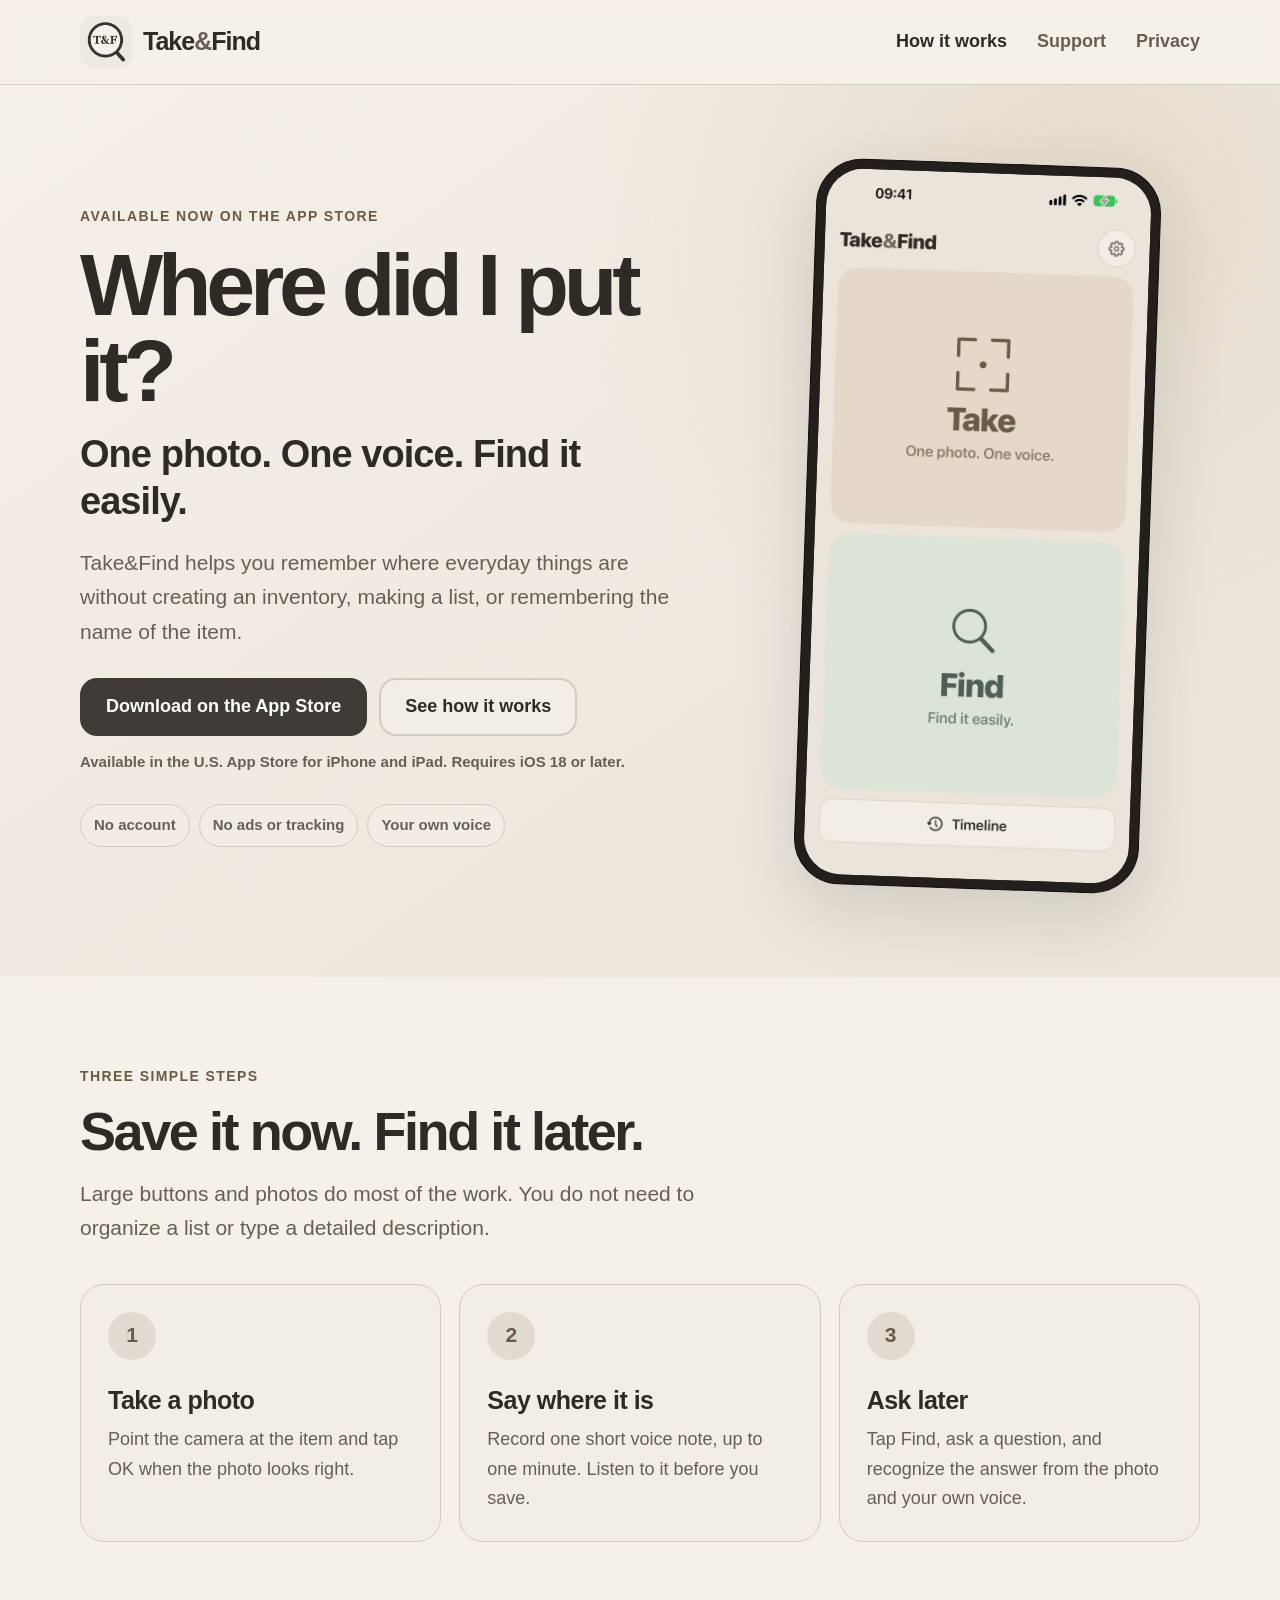
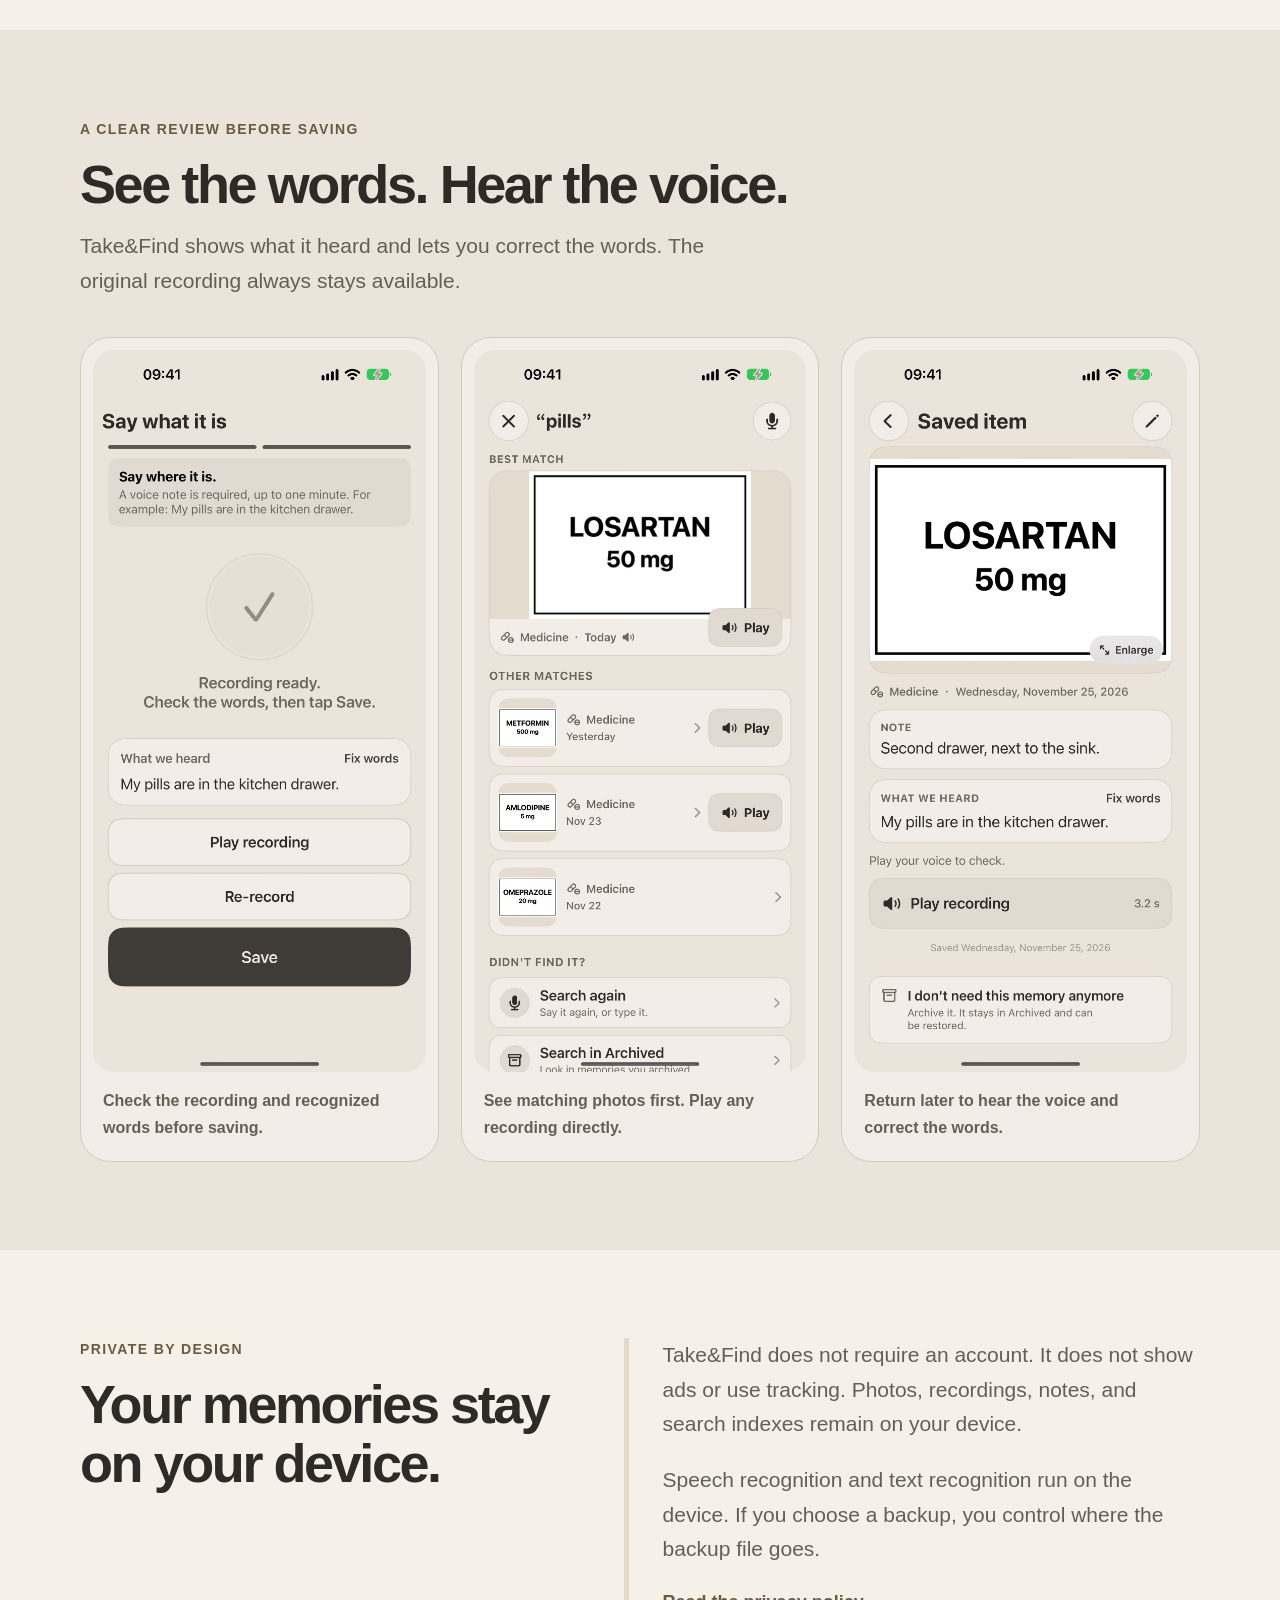
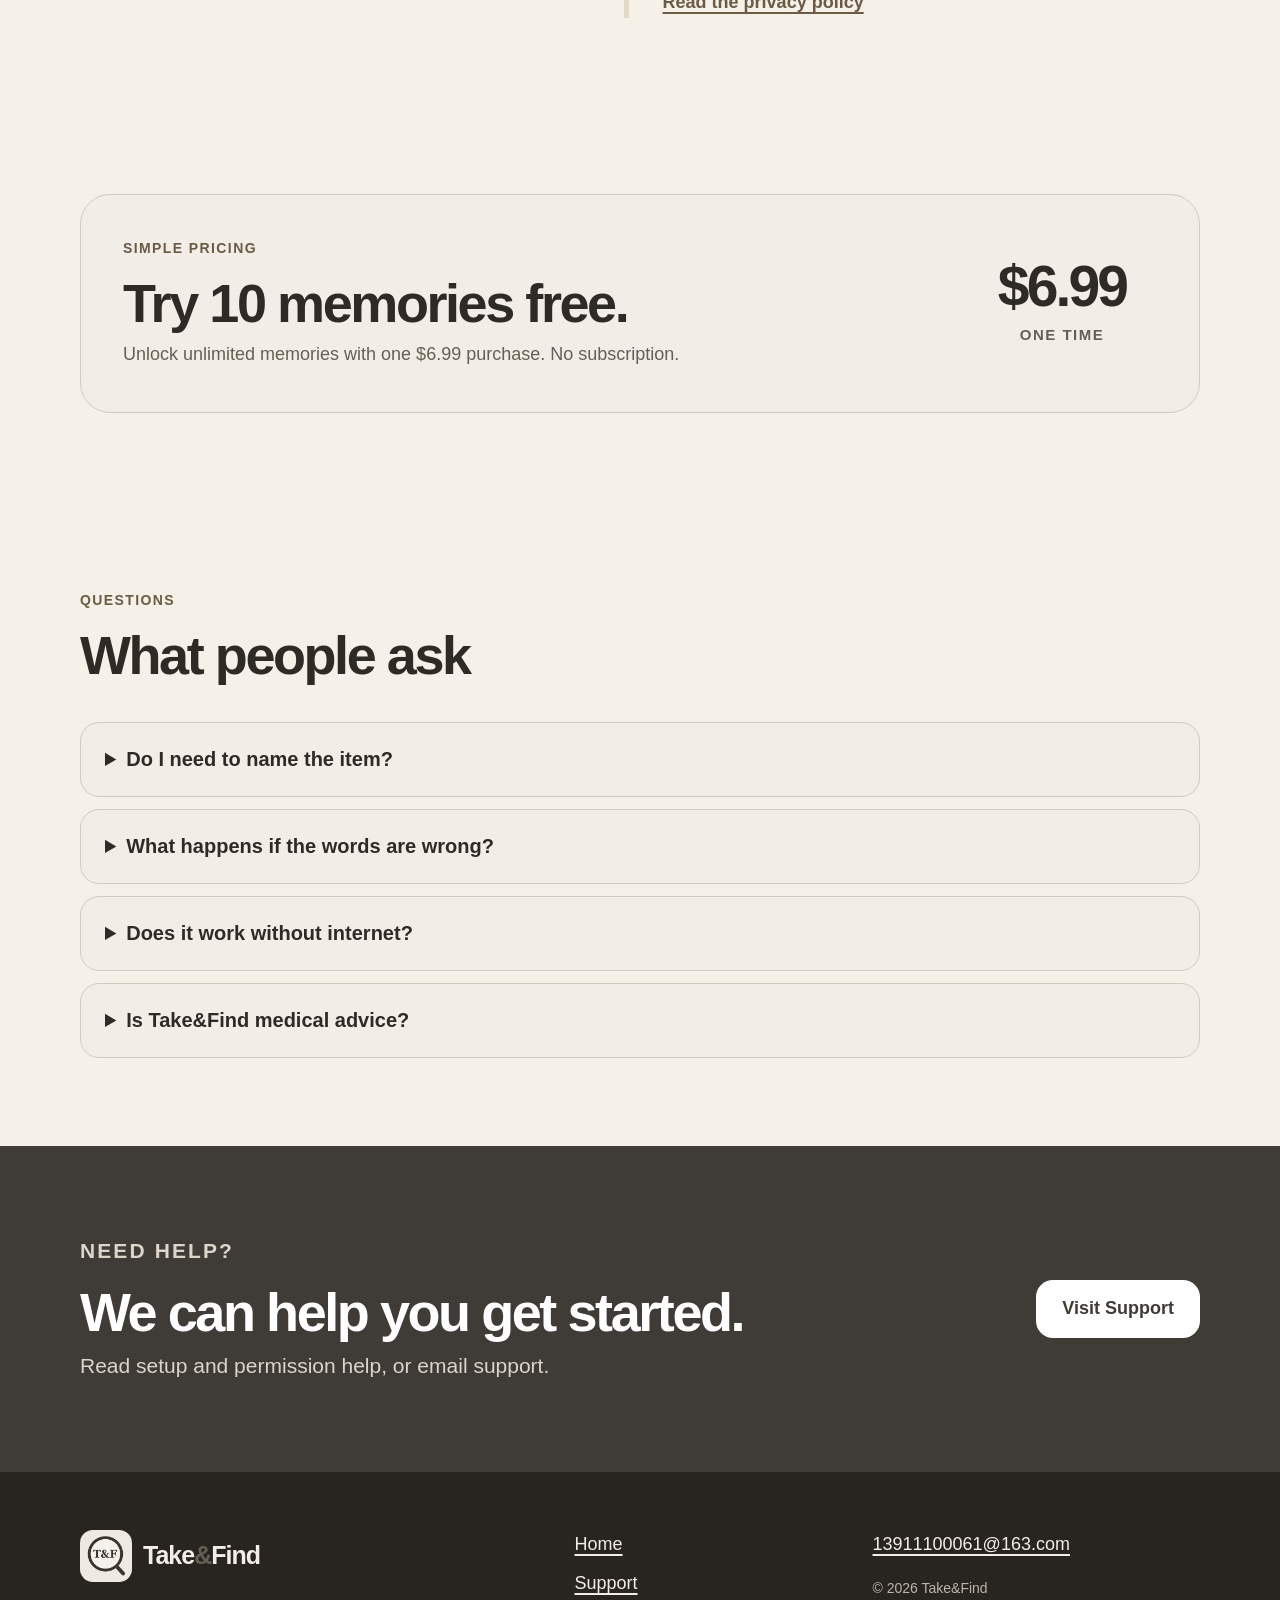
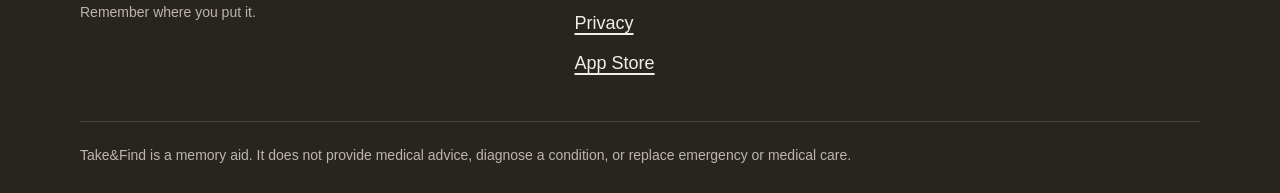
<file: index.html>
<!doctype html>
<html lang="en">
<head>
  <meta charset="utf-8">
  <meta name="viewport" content="width=device-width, initial-scale=1">
  <title>Take&amp;Find: Where I Put It — One Photo. One Voice.</title>
  <meta name="description" content="Now available in the U.S. App Store, Take&amp;Find helps you remember where everyday things are. Take a photo, say where it is, and find it later with your own voice and photo.">
  <meta name="robots" content="index,follow,max-image-preview:large">
  <meta name="theme-color" content="#eae4da">
  <link rel="canonical" href="https://wbs21.github.io/takeandfind/">
  <link rel="icon" type="image/png" sizes="64x64" href="assets/icons/favicon-64.png">
  <link rel="apple-touch-icon" href="assets/icons/apple-touch-icon.png">
  <link rel="manifest" href="site.webmanifest">
  <link rel="stylesheet" href="assets/styles.css">

  <meta property="og:type" content="website">
  <meta property="og:site_name" content="Take&amp;Find">
  <meta property="og:title" content="Take&amp;Find: Where I Put It — One Photo. One Voice.">
  <meta property="og:description" content="Now in the U.S. App Store. A simple, local-first memory aid for finding everyday things with a photo and your own voice.">
  <meta property="og:url" content="https://wbs21.github.io/takeandfind/">
  <meta property="og:image" content="https://wbs21.github.io/takeandfind/assets/images/home.jpg">
  <meta property="og:image:width" content="660">
  <meta property="og:image:height" content="1434">
  <meta property="og:image:alt" content="Take&amp;Find home screen with large Take and Find buttons">
  <meta name="twitter:card" content="summary_large_image">
  <meta name="twitter:title" content="Take&amp;Find: Where I Put It — One Photo. One Voice.">
  <meta name="twitter:description" content="Now in the U.S. App Store. Take a photo, say where it is, and find it later with your own voice and photo.">
  <meta name="twitter:image" content="https://wbs21.github.io/takeandfind/assets/images/home.jpg">

  <script type="application/ld+json">
  {
    "@context": "https://schema.org",
    "@graph": [
      {
        "@type": "WebSite",
        "@id": "https://wbs21.github.io/takeandfind/#website",
        "url": "https://wbs21.github.io/takeandfind/",
        "name": "Take&Find",
        "inLanguage": "en-US"
      },
      {
        "@type": "SoftwareApplication",
        "@id": "https://wbs21.github.io/takeandfind/#app",
        "name": "Take&Find: Where I Put It",
        "alternateName": "Take and Find",
        "applicationCategory": "UtilitiesApplication",
        "applicationSubCategory": "Memory aid",
        "operatingSystem": "iOS 18 or later",
        "softwareVersion": "1.0",
        "datePublished": "2026-11-25",
        "downloadUrl": "https://apps.apple.com/us/app/take-find-where-i-put-it/id6839078004",
        "installUrl": "https://apps.apple.com/us/app/take-find-where-i-put-it/id6839078004",
        "isAccessibleForFree": true,
        "description": "A local-first memory aid that pairs one photo with one voice note so you can find everyday things later.",
        "image": "https://wbs21.github.io/takeandfind/assets/icons/app-icon.png",
        "screenshot": [
          "https://wbs21.github.io/takeandfind/assets/images/home.jpg",
          "https://wbs21.github.io/takeandfind/assets/images/find-results.jpg",
          "https://wbs21.github.io/takeandfind/assets/images/detail.jpg"
        ],
        "featureList": [
          "One photo and one voice note per memory",
          "Search with a spoken question or typing",
          "See photos and hear the original recording",
          "On-device speech recognition and OCR",
          "No account, ads, or tracking",
          "Optional encrypted backup"
        ],
        "offers": {
          "@type": "Offer",
          "price": "0",
          "priceCurrency": "USD",
          "availability": "https://schema.org/InStock",
          "description": "Free download with 10 memories included; optional US $6.99 one-time unlock for unlimited memories"
        },
        "inLanguage": "en-US"
      },
      {
        "@type": "FAQPage",
        "@id": "https://wbs21.github.io/takeandfind/#faq",
        "mainEntity": [
          {
            "@type": "Question",
            "name": "What is Take&Find?",
            "acceptedAnswer": {
              "@type": "Answer",
              "text": "Take&Find is a simple memory aid. You save one photo and one voice note for an everyday item, then search later with a spoken question or typed words."
            }
          },
          {
            "@type": "Question",
            "name": "Does Take&Find need an account?",
            "acceptedAnswer": {
              "@type": "Answer",
              "text": "No. Take&Find does not require an account."
            }
          },
          {
            "@type": "Question",
            "name": "Are photos and recordings uploaded?",
            "acceptedAnswer": {
              "@type": "Answer",
              "text": "No. Photos, recordings, notes, and search indexes stay on your device unless you choose to make a backup."
            }
          },
          {
            "@type": "Question",
            "name": "Is the voice note required?",
            "acceptedAnswer": {
              "@type": "Answer",
              "text": "Yes. Each memory includes one photo and one voice recording of up to one minute."
            }
          },
          {
            "@type": "Question",
            "name": "Does the purchase cover iPhone and iPad?",
            "acceptedAnswer": {
              "@type": "Answer",
              "text": "Take&Find supports iPhone and iPad. The one-time purchase can be restored with the Apple ID used to buy it and supports Family Sharing when enabled in the App Store."
            }
          }
        ]
      }
    ]
  }
  </script>
</head>
<body>
  <a class="skip-link" href="#main">Skip to content</a>

  <header class="site-header">
    <div class="wrap header-inner">
      <a class="brand" href="index.html" aria-label="Take and Find home">
        <img src="assets/icons/icon-192.png" width="52" height="52" alt="">
        <span>Take<span class="brand-amp">&amp;</span>Find</span>
      </a>
      <nav class="site-nav" aria-label="Main navigation">
        <a href="index.html#how-it-works" aria-current="page">How it works</a>
        <a href="support.html">Support</a>
        <a href="privacy.html">Privacy</a>
      </nav>
    </div>
  </header>

  <main id="main">
    <section class="hero">
      <div class="wrap hero-grid">
        <div class="hero-copy">
          <p class="eyebrow">Available now on the App Store</p>
          <h1>Where did I put it?</h1>
          <p class="hero-lead">One photo. One voice. Find it easily.</p>
          <p class="hero-detail">Take&amp;Find helps you remember where everyday things are without creating an inventory, making a list, or remembering the name of the item.</p>
          <div class="button-row">
            <a class="button button-primary" href="https://apps.apple.com/us/app/take-find-where-i-put-it/id6839078004">Download on the App Store</a>
            <a class="button button-secondary" href="#how-it-works">See how it works</a>
          </div>
          <p class="availability-note">Available in the U.S. App Store for iPhone and iPad. Requires iOS 18 or later.</p>
          <ul class="trust-list" aria-label="Product highlights">
            <li>No account</li>
            <li>No ads or tracking</li>
            <li>Your own voice</li>
          </ul>
        </div>
        <div class="hero-visual">
          <div class="phone-frame">
            <img src="assets/images/home.jpg" width="660" height="1434" alt="Take&amp;Find home screen with large Take and Find choices">
          </div>
        </div>
      </div>
    </section>

    <section class="section" id="how-it-works">
      <div class="wrap">
        <div class="section-heading">
          <p class="eyebrow">Three simple steps</p>
          <h2>Save it now. Find it later.</h2>
          <p>Large buttons and photos do most of the work. You do not need to organize a list or type a detailed description.</p>
        </div>

        <div class="steps">
          <article class="step-card">
            <span class="step-number">1</span>
            <h3>Take a photo</h3>
            <p>Point the camera at the item and tap OK when the photo looks right.</p>
          </article>
          <article class="step-card">
            <span class="step-number">2</span>
            <h3>Say where it is</h3>
            <p>Record one short voice note, up to one minute. Listen to it before you save.</p>
          </article>
          <article class="step-card">
            <span class="step-number">3</span>
            <h3>Ask later</h3>
            <p>Tap Find, ask a question, and recognize the answer from the photo and your own voice.</p>
          </article>
        </div>
      </div>
    </section>

    <section class="section section-tinted">
      <div class="wrap">
        <div class="section-heading">
          <p class="eyebrow">A clear review before saving</p>
          <h2>See the words. Hear the voice.</h2>
          <p>Take&amp;Find shows what it heard and lets you correct the words. The original recording always stays available.</p>
        </div>
        <div class="screenshot-grid">
          <figure class="screenshot-card">
            <img src="assets/images/voice-review.jpg" width="660" height="1434" loading="lazy" alt="Voice review screen with playback, recognized words, Fix words, Re-record, and Save">
            <figcaption>Check the recording and recognized words before saving.</figcaption>
          </figure>
          <figure class="screenshot-card">
            <img src="assets/images/find-results.jpg" width="660" height="1434" loading="lazy" alt="Find results showing matching photos and Play buttons">
            <figcaption>See matching photos first. Play any recording directly.</figcaption>
          </figure>
          <figure class="screenshot-card">
            <img src="assets/images/detail.jpg" width="660" height="1434" loading="lazy" alt="Saved item detail with photo, note, recognized words, and recording">
            <figcaption>Return later to hear the voice and correct the words.</figcaption>
          </figure>
        </div>
      </div>
    </section>

    <section class="section">
      <div class="wrap split">
        <div>
          <p class="eyebrow">Private by design</p>
          <h2>Your memories stay on your device.</h2>
        </div>
        <div class="copy-stack">
          <p>Take&amp;Find does not require an account. It does not show ads or use tracking. Photos, recordings, notes, and search indexes remain on your device.</p>
          <p>Speech recognition and text recognition run on the device. If you choose a backup, you control where the backup file goes.</p>
          <a class="text-link" href="privacy.html">Read the privacy policy</a>
        </div>
      </div>
    </section>

    <section class="section">
      <div class="wrap pricing-card">
        <div>
          <p class="eyebrow">Simple pricing</p>
          <h2>Try 10 memories free.</h2>
          <p>Unlock unlimited memories with one $6.99 purchase. No subscription.</p>
        </div>
        <div class="price" aria-label="6 dollars and 99 cents, one time">
          <strong>$6.99</strong>
          <span>one time</span>
        </div>
      </div>
    </section>

    <section class="section">
      <div class="wrap">
        <div class="section-heading">
          <p class="eyebrow">Questions</p>
          <h2>What people ask</h2>
        </div>
        <div class="faq-list">
          <details>
            <summary>Do I need to name the item?</summary>
            <p>No. You can say something like “My reading glasses are on the kitchen counter.” Take&amp;Find uses the photo, your words, and on-device recognition to help you find it.</p>
          </details>
          <details>
            <summary>What happens if the words are wrong?</summary>
            <p>Tap Fix words and type the correct words. Your original recording is not changed.</p>
          </details>
          <details>
            <summary>Does it work without internet?</summary>
            <p>The core app uses on-device camera, recording, speech recognition, text recognition, storage, and search. Some initial speech assets and App Store purchases may require a connection.</p>
          </details>
          <details>
            <summary>Is Take&amp;Find medical advice?</summary>
            <p>No. It is a memory aid. It does not diagnose conditions, provide medical advice, or replace emergency or medical care.</p>
          </details>
        </div>
      </div>
    </section>

    <section class="section support-band">
      <div class="wrap support-band-inner">
        <div>
          <p class="eyebrow">Need help?</p>
          <h2>We can help you get started.</h2>
          <p>Read setup and permission help, or email support.</p>
        </div>
        <a class="button button-light" href="support.html">Visit Support</a>
      </div>
    </section>
  </main>

  <footer class="site-footer">
    <div class="wrap footer-grid">
      <div>
        <a class="brand footer-brand" href="index.html">
          <img src="assets/icons/icon-192.png" width="44" height="44" alt="">
          <span>Take<span class="brand-amp">&amp;</span>Find</span>
        </a>
        <p class="footer-small">Remember where you put it.</p>
      </div>
      <nav aria-label="Footer navigation">
        <a href="index.html">Home</a>
        <a href="support.html">Support</a>
        <a href="privacy.html">Privacy</a>
        <a href="https://apps.apple.com/us/app/take-find-where-i-put-it/id6839078004">App Store</a>
      </nav>
      <div class="footer-contact">
        <a href="mailto:13911100061@163.com?subject=Take%26Find%20Support">13911100061@163.com</a>
        <p class="footer-small">© <span id="year">2026</span> Take&amp;Find</p>
      </div>
    </div>
    <div class="wrap legal-note">
      <p>Take&amp;Find is a memory aid. It does not provide medical advice, diagnose a condition, or replace emergency or medical care.</p>
    </div>
  </footer>
</body>
</html>
</file>
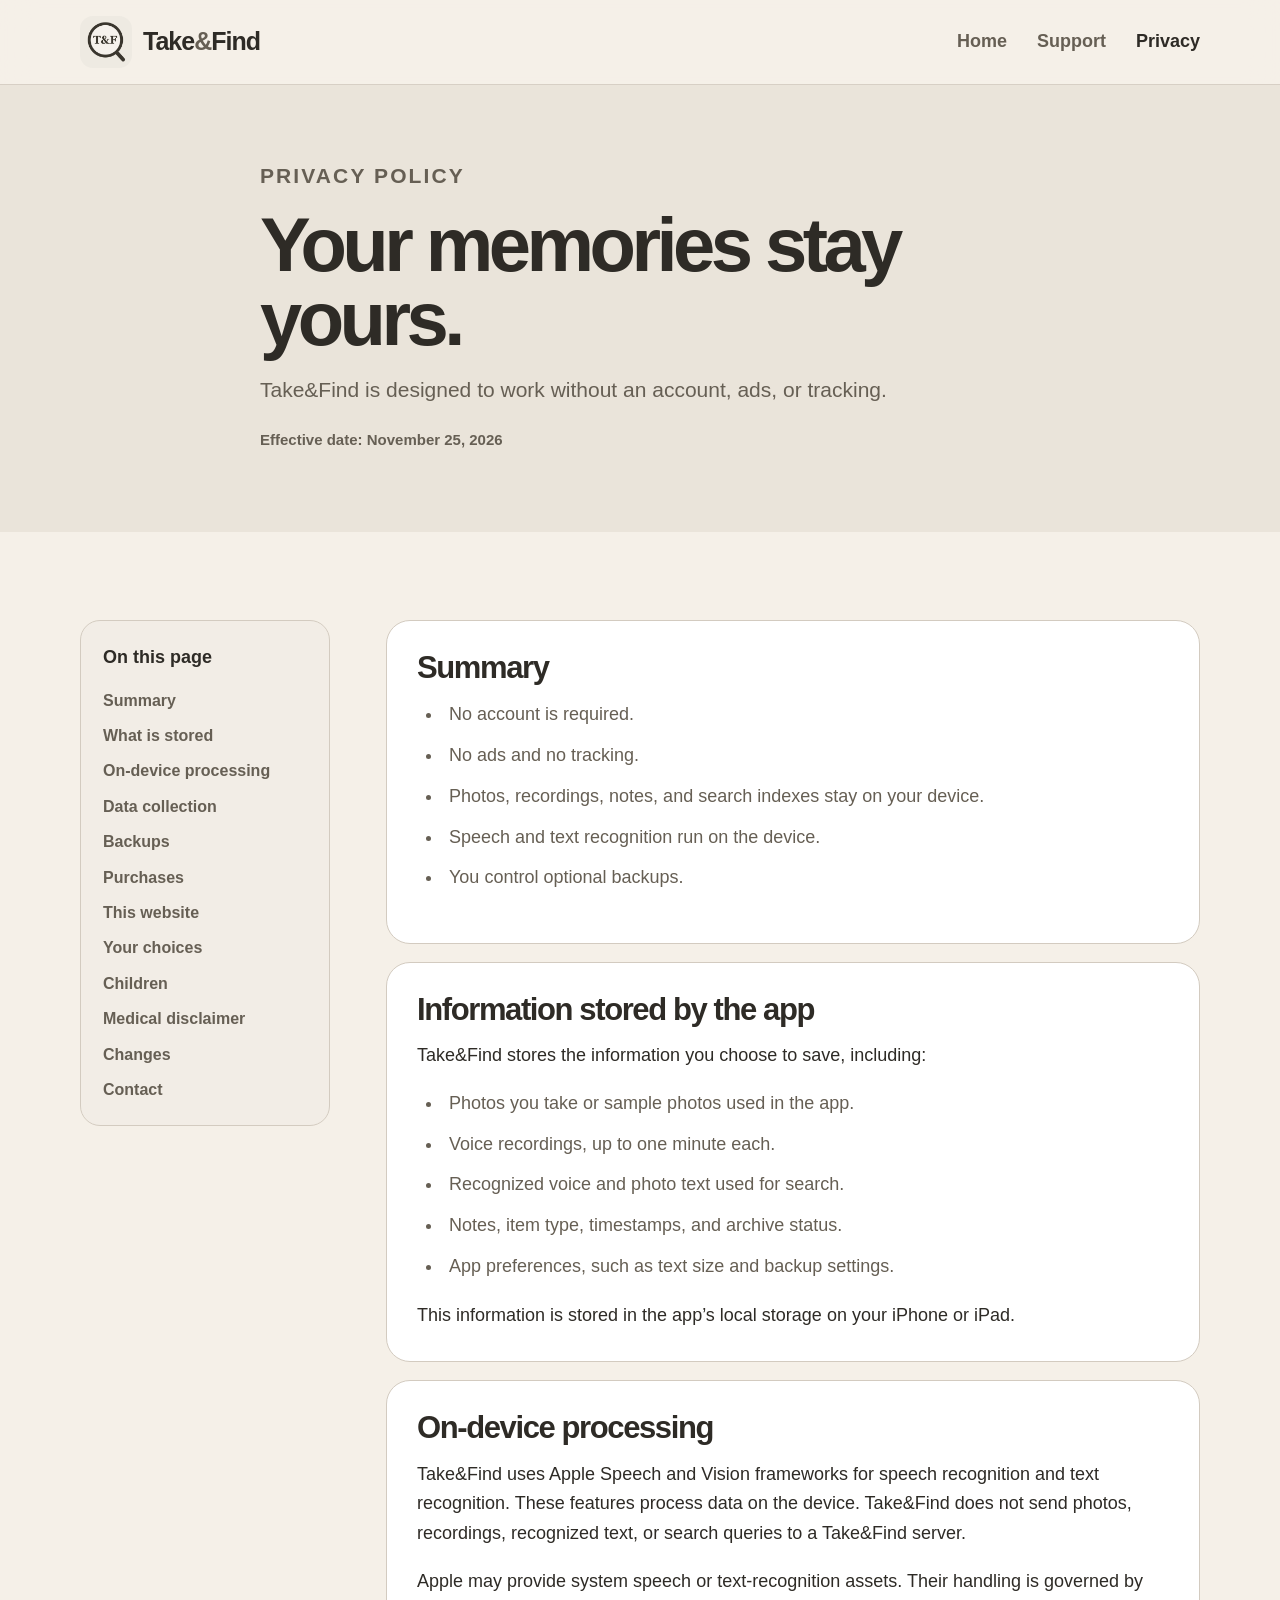
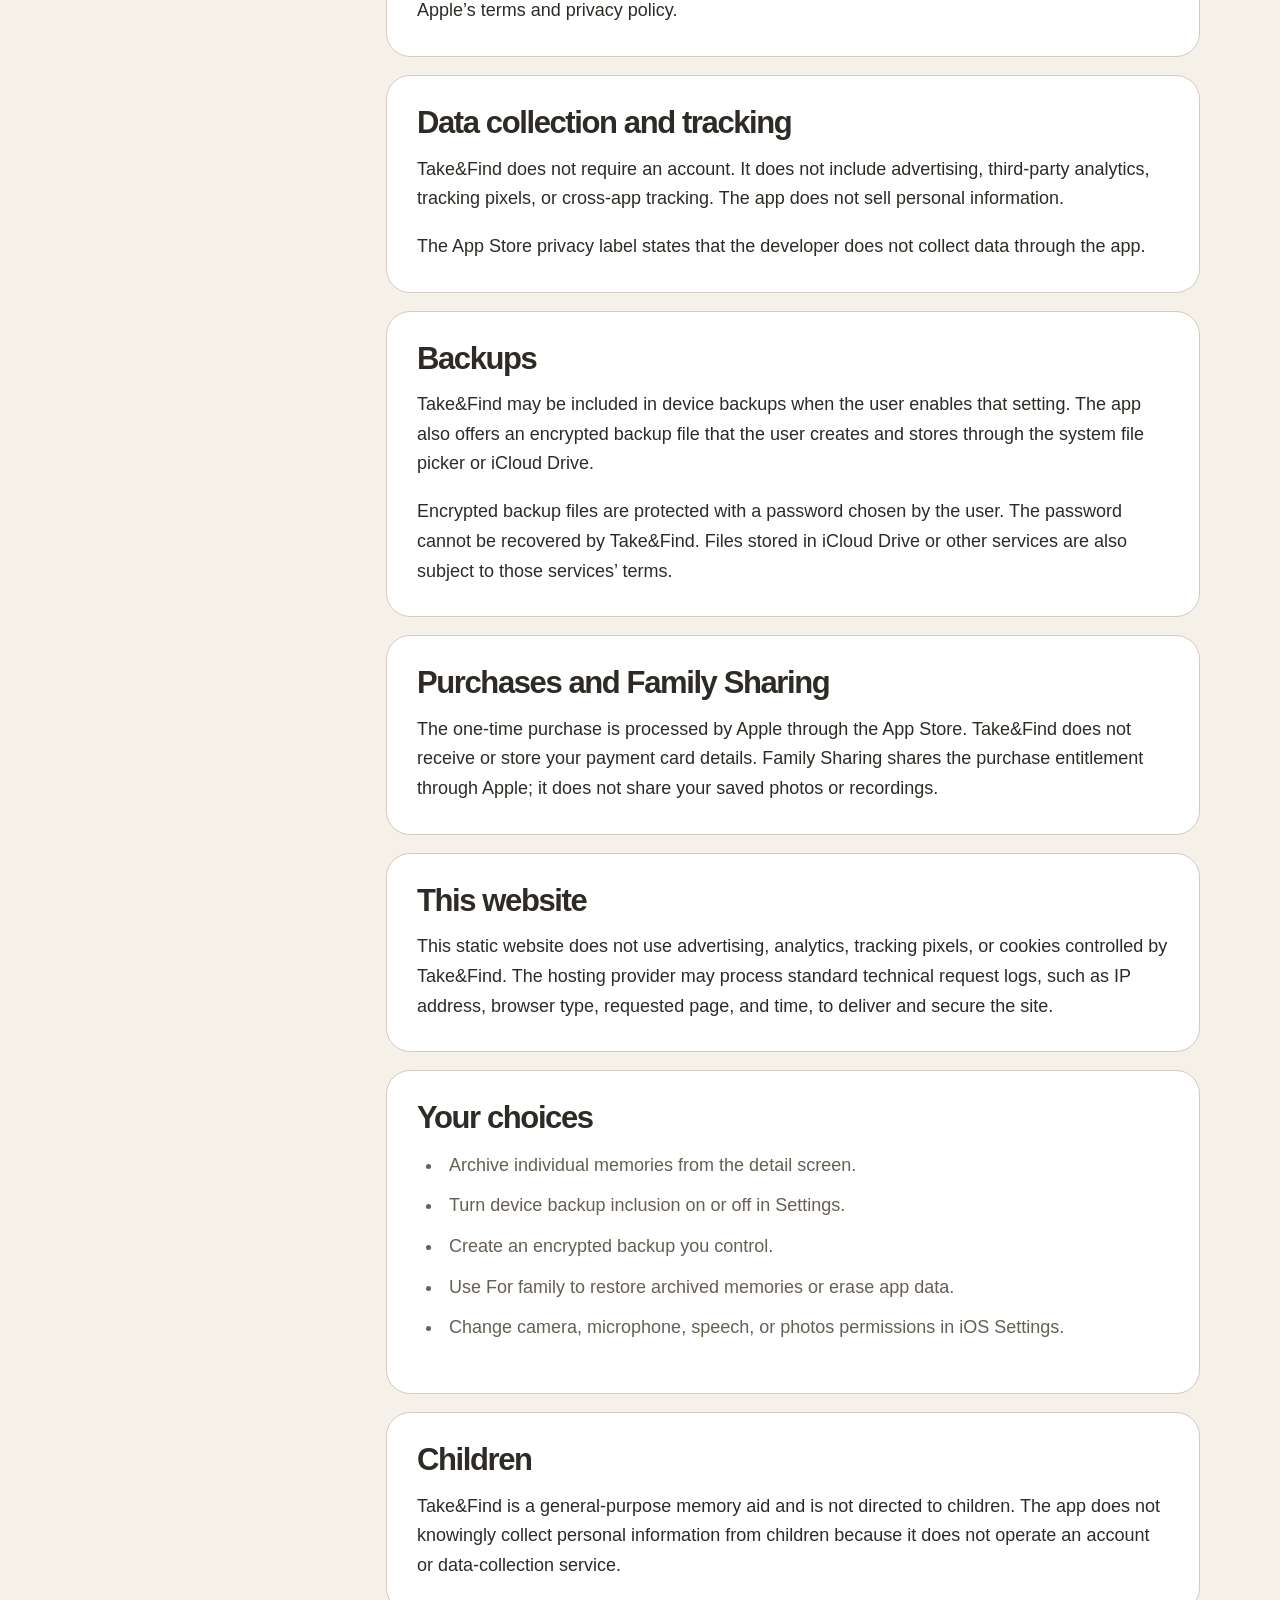
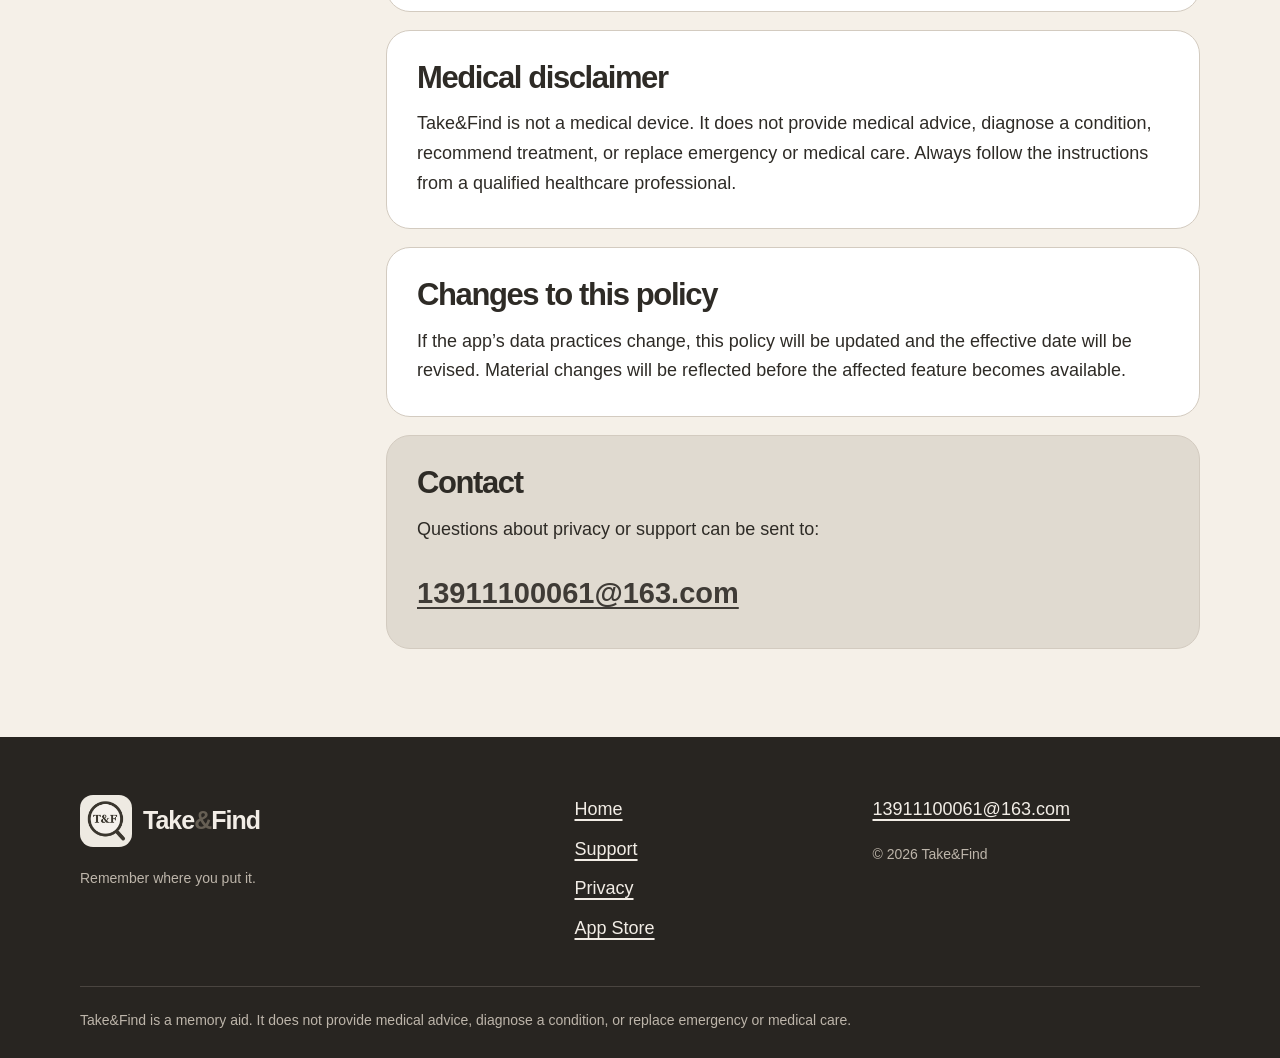
<file: privacy.html>
<!doctype html>
<html lang="en">
<head>
  <meta charset="utf-8">
  <meta name="viewport" content="width=device-width, initial-scale=1">
  <title>Take&amp;Find Privacy Policy</title>
  <meta name="description" content="Take&amp;Find privacy policy: no account, no ads, no tracking. Photos, recordings, notes, and search indexes stay on your device unless you choose a backup.">
  <meta name="robots" content="index,follow,max-image-preview:large">
  <meta name="theme-color" content="#eae4da">
  <link rel="canonical" href="https://wbs21.github.io/takeandfind/privacy.html">
  <link rel="icon" type="image/png" sizes="64x64" href="assets/icons/favicon-64.png">
  <link rel="apple-touch-icon" href="assets/icons/apple-touch-icon.png">
  <link rel="manifest" href="site.webmanifest">
  <link rel="stylesheet" href="assets/styles.css">
  <meta property="og:type" content="website">
  <meta property="og:site_name" content="Take&amp;Find">
  <meta property="og:title" content="Take&amp;Find Privacy Policy">
  <meta property="og:description" content="No account, ads, or tracking. Your photos, recordings, notes, and search indexes stay on your device unless you choose a backup.">
  <meta property="og:url" content="https://wbs21.github.io/takeandfind/privacy.html">
  <meta property="og:image" content="https://wbs21.github.io/takeandfind/assets/icons/app-icon.png">
  <meta name="twitter:card" content="summary">
</head>
<body>
  <a class="skip-link" href="#main">Skip to content</a>

  <header class="site-header">
    <div class="wrap header-inner">
      <a class="brand" href="index.html" aria-label="Take and Find home">
        <img src="assets/icons/icon-192.png" width="52" height="52" alt="">
        <span>Take<span class="brand-amp">&amp;</span>Find</span>
      </a>
      <nav class="site-nav" aria-label="Main navigation">
        <a href="index.html">Home</a>
        <a href="support.html">Support</a>
        <a href="privacy.html" aria-current="page">Privacy</a>
      </nav>
    </div>
  </header>

  <main id="main">
    <section class="page-hero">
      <div class="wrap page-hero-inner narrow">
        <p class="eyebrow">Privacy Policy</p>
        <h1>Your memories stay yours.</h1>
        <p>Take&amp;Find is designed to work without an account, ads, or tracking.</p>
        <p class="policy-date">Effective date: November 25, 2026</p>
      </div>
    </section>

    <section class="section policy-section">
      <div class="wrap policy-layout">
        <aside class="support-nav" aria-label="Privacy sections">
          <strong>On this page</strong>
          <a href="#summary">Summary</a>
          <a href="#stored">What is stored</a>
          <a href="#on-device">On-device processing</a>
          <a href="#collection">Data collection</a>
          <a href="#backup">Backups</a>
          <a href="#purchases">Purchases</a>
          <a href="#website">This website</a>
          <a href="#choices">Your choices</a>
          <a href="#children">Children</a>
          <a href="#medical">Medical disclaimer</a>
          <a href="#changes">Changes</a>
          <a href="#contact">Contact</a>
        </aside>

        <article class="policy-content">
          <section id="summary" class="policy-card">
            <h2>Summary</h2>
            <ul class="large-list">
              <li>No account is required.</li>
              <li>No ads and no tracking.</li>
              <li>Photos, recordings, notes, and search indexes stay on your device.</li>
              <li>Speech and text recognition run on the device.</li>
              <li>You control optional backups.</li>
            </ul>
          </section>

          <section id="stored" class="policy-card">
            <h2>Information stored by the app</h2>
            <p>Take&amp;Find stores the information you choose to save, including:</p>
            <ul class="large-list">
              <li>Photos you take or sample photos used in the app.</li>
              <li>Voice recordings, up to one minute each.</li>
              <li>Recognized voice and photo text used for search.</li>
              <li>Notes, item type, timestamps, and archive status.</li>
              <li>App preferences, such as text size and backup settings.</li>
            </ul>
            <p>This information is stored in the app’s local storage on your iPhone or iPad.</p>
          </section>

          <section id="on-device" class="policy-card">
            <h2>On-device processing</h2>
            <p>Take&amp;Find uses Apple Speech and Vision frameworks for speech recognition and text recognition. These features process data on the device. Take&amp;Find does not send photos, recordings, recognized text, or search queries to a Take&amp;Find server.</p>
            <p>Apple may provide system speech or text-recognition assets. Their handling is governed by Apple’s terms and privacy policy.</p>
          </section>

          <section id="collection" class="policy-card">
            <h2>Data collection and tracking</h2>
            <p>Take&amp;Find does not require an account. It does not include advertising, third-party analytics, tracking pixels, or cross-app tracking. The app does not sell personal information.</p>
            <p>The App Store privacy label states that the developer does not collect data through the app.</p>
          </section>

          <section id="backup" class="policy-card">
            <h2>Backups</h2>
            <p>Take&amp;Find may be included in device backups when the user enables that setting. The app also offers an encrypted backup file that the user creates and stores through the system file picker or iCloud Drive.</p>
            <p>Encrypted backup files are protected with a password chosen by the user. The password cannot be recovered by Take&amp;Find. Files stored in iCloud Drive or other services are also subject to those services’ terms.</p>
          </section>

          <section id="purchases" class="policy-card">
            <h2>Purchases and Family Sharing</h2>
            <p>The one-time purchase is processed by Apple through the App Store. Take&amp;Find does not receive or store your payment card details. Family Sharing shares the purchase entitlement through Apple; it does not share your saved photos or recordings.</p>
          </section>

          <section id="website" class="policy-card">
            <h2>This website</h2>
            <p>This static website does not use advertising, analytics, tracking pixels, or cookies controlled by Take&amp;Find. The hosting provider may process standard technical request logs, such as IP address, browser type, requested page, and time, to deliver and secure the site.</p>
          </section>

          <section id="choices" class="policy-card">
            <h2>Your choices</h2>
            <ul class="large-list">
              <li>Archive individual memories from the detail screen.</li>
              <li>Turn device backup inclusion on or off in Settings.</li>
              <li>Create an encrypted backup you control.</li>
              <li>Use For family to restore archived memories or erase app data.</li>
              <li>Change camera, microphone, speech, or photos permissions in iOS Settings.</li>
            </ul>
          </section>

          <section id="children" class="policy-card">
            <h2>Children</h2>
            <p>Take&amp;Find is a general-purpose memory aid and is not directed to children. The app does not knowingly collect personal information from children because it does not operate an account or data-collection service.</p>
          </section>

          <section id="medical" class="policy-card">
            <h2>Medical disclaimer</h2>
            <p>Take&amp;Find is not a medical device. It does not provide medical advice, diagnose a condition, recommend treatment, or replace emergency or medical care. Always follow the instructions from a qualified healthcare professional.</p>
          </section>

          <section id="changes" class="policy-card">
            <h2>Changes to this policy</h2>
            <p>If the app’s data practices change, this policy will be updated and the effective date will be revised. Material changes will be reflected before the affected feature becomes available.</p>
          </section>

          <section id="contact" class="policy-card contact-card">
            <h2>Contact</h2>
            <p>Questions about privacy or support can be sent to:</p>
            <a class="contact-email" href="mailto:13911100061@163.com?subject=Take%26Find%20Privacy">13911100061@163.com</a>
          </section>
        </article>
      </div>
    </section>
  </main>

  <footer class="site-footer">
    <div class="wrap footer-grid">
      <div>
        <a class="brand footer-brand" href="index.html">
          <img src="assets/icons/icon-192.png" width="44" height="44" alt="">
          <span>Take<span class="brand-amp">&amp;</span>Find</span>
        </a>
        <p class="footer-small">Remember where you put it.</p>
      </div>
      <nav aria-label="Footer navigation">
        <a href="index.html">Home</a>
        <a href="support.html">Support</a>
        <a href="privacy.html">Privacy</a>
        <a href="https://apps.apple.com/us/app/take-find-where-i-put-it/id6839078004">App Store</a>
      </nav>
      <div class="footer-contact">
        <a href="mailto:13911100061@163.com?subject=Take%26Find%20Support">13911100061@163.com</a>
        <p class="footer-small">© 2026 Take&amp;Find</p>
      </div>
    </div>
    <div class="wrap legal-note">
      <p>Take&amp;Find is a memory aid. It does not provide medical advice, diagnose a condition, or replace emergency or medical care.</p>
    </div>
  </footer>
</body>
</html>
</file>
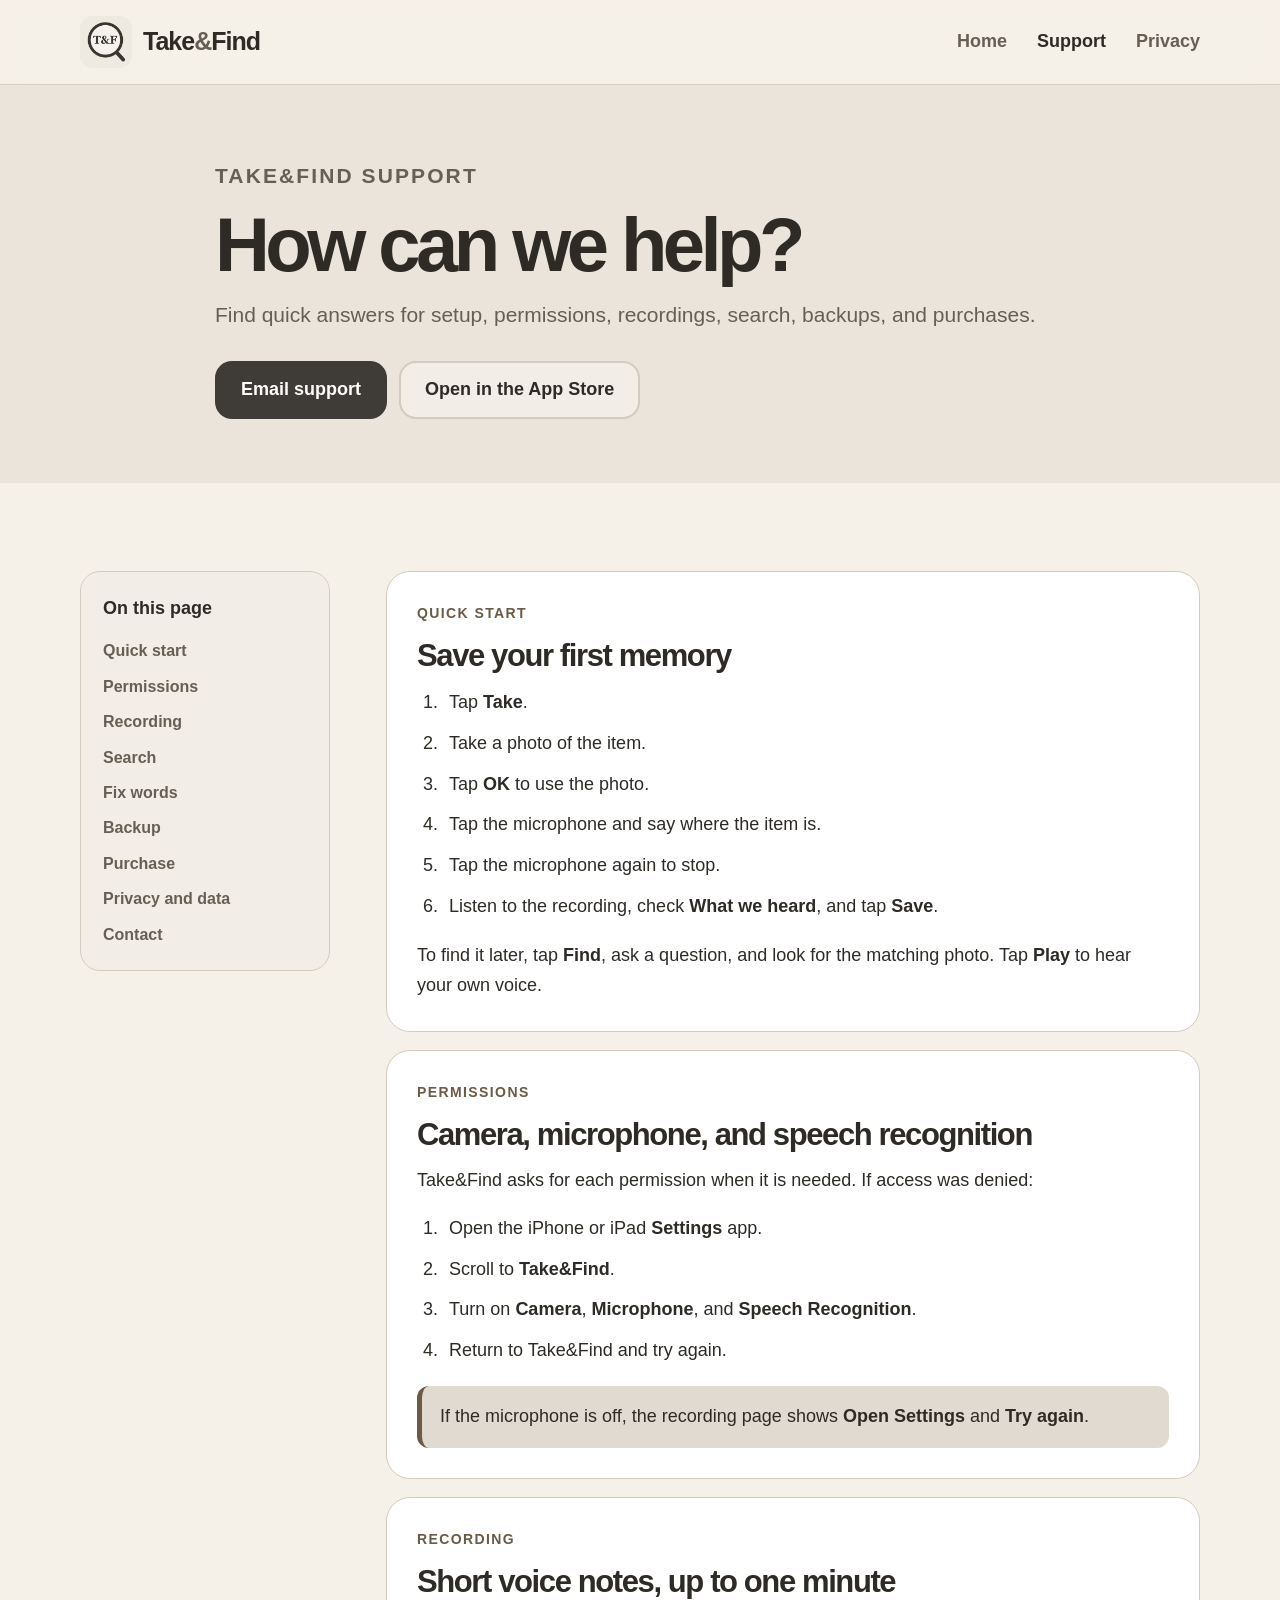
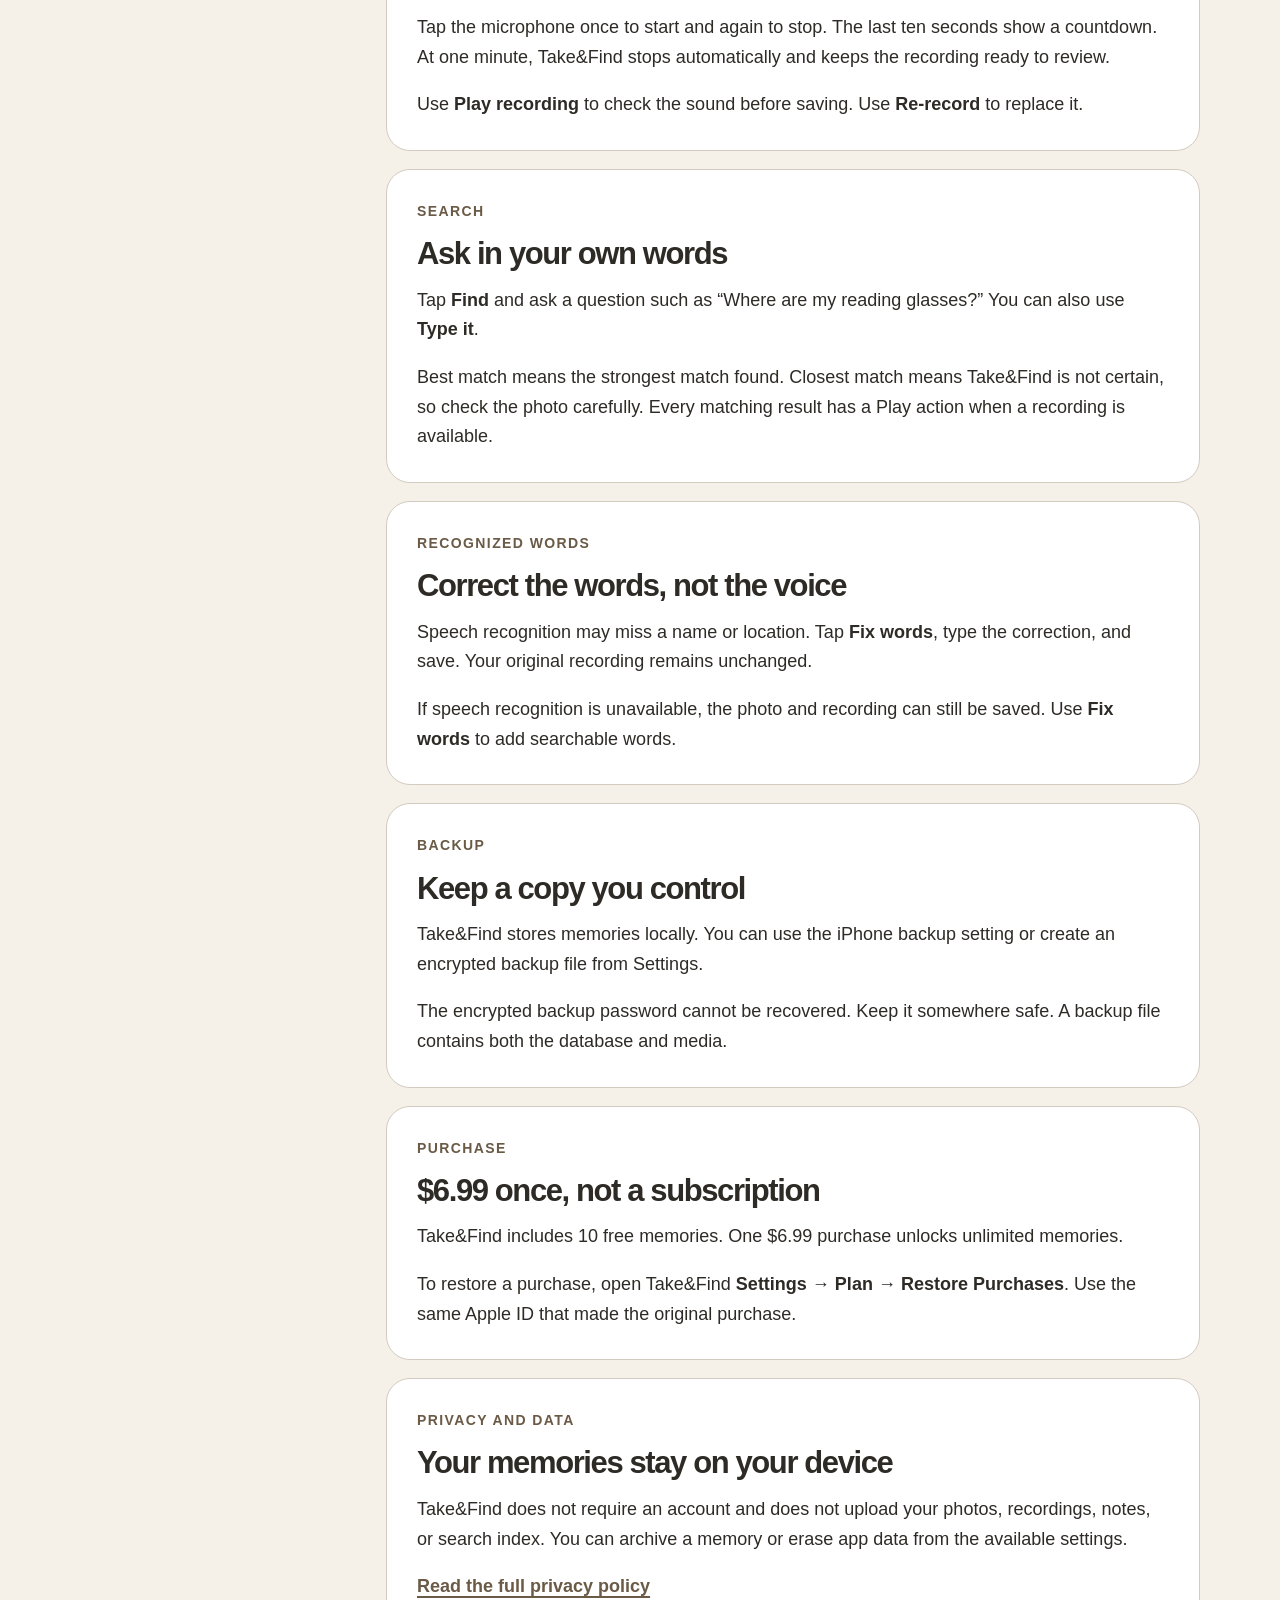
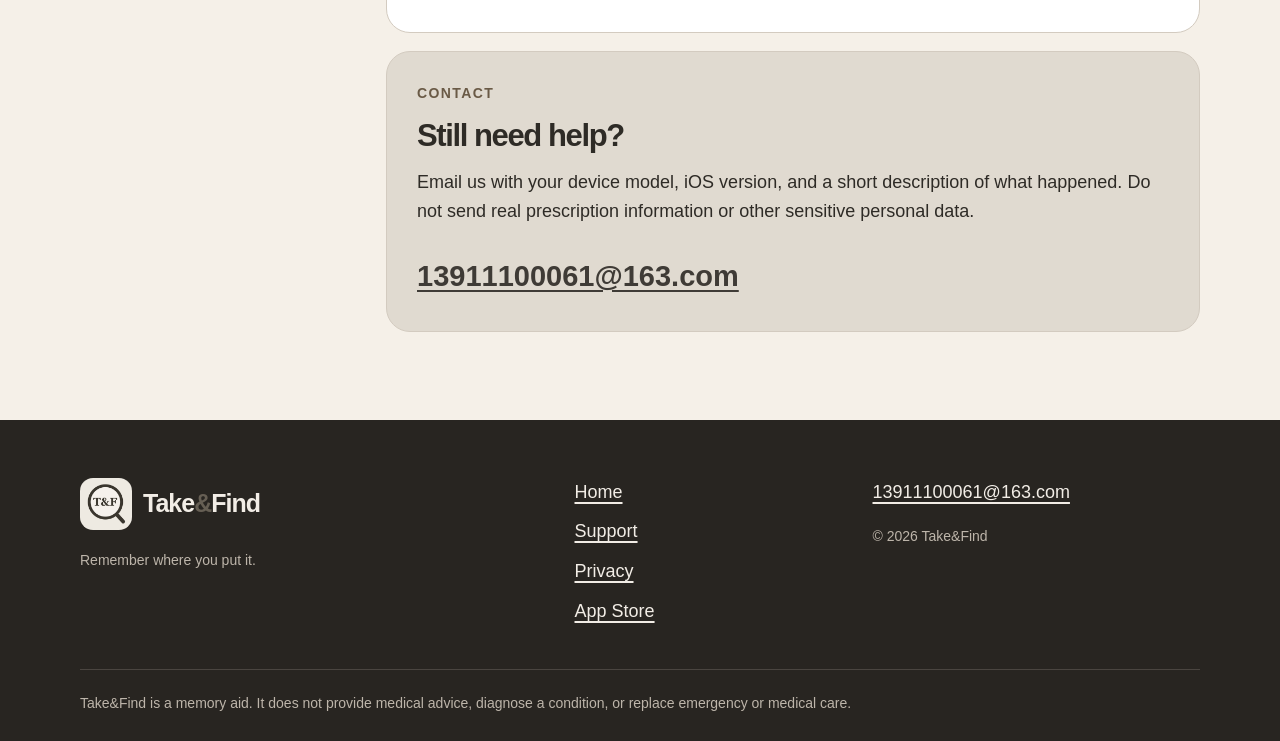
<file: support.html>
<!doctype html>
<html lang="en">
<head>
  <meta charset="utf-8">
  <meta name="viewport" content="width=device-width, initial-scale=1">
  <title>Take&amp;Find Support — Setup, Permissions, and Purchases</title>
  <meta name="description" content="Get help with Take&amp;Find, including camera and microphone permissions, recording, search, Fix words, backups, purchases, and restoring your app.">
  <meta name="robots" content="index,follow,max-image-preview:large">
  <meta name="theme-color" content="#eae4da">
  <link rel="canonical" href="https://wbs21.github.io/takeandfind/support.html">
  <link rel="icon" type="image/png" sizes="64x64" href="assets/icons/favicon-64.png">
  <link rel="apple-touch-icon" href="assets/icons/apple-touch-icon.png">
  <link rel="manifest" href="site.webmanifest">
  <link rel="stylesheet" href="assets/styles.css">
  <meta property="og:type" content="website">
  <meta property="og:site_name" content="Take&amp;Find">
  <meta property="og:title" content="Take&amp;Find Support">
  <meta property="og:description" content="Setup help for permissions, recording, search, Fix words, backups, purchases, and restoring Take&amp;Find.">
  <meta property="og:url" content="https://wbs21.github.io/takeandfind/support.html">
  <meta property="og:image" content="https://wbs21.github.io/takeandfind/assets/images/home.jpg">
  <meta name="twitter:card" content="summary_large_image">

  <script type="application/ld+json">
  {
    "@context": "https://schema.org",
    "@type": "FAQPage",
    "@id": "https://wbs21.github.io/takeandfind/support.html#faq",
    "url": "https://wbs21.github.io/takeandfind/support.html",
    "name": "Take&Find Support",
    "mainEntity": [
      {
        "@type": "Question",
        "name": "How do I turn on camera or microphone access?",
        "acceptedAnswer": {
          "@type": "Answer",
          "text": "Open the iPhone Settings app, find Take&Find, then allow Camera, Microphone, and Speech Recognition. Return to Take&Find and try again."
        }
      },
      {
        "@type": "Question",
        "name": "Why is my recording limited to one minute?",
        "acceptedAnswer": {
          "@type": "Answer",
          "text": "Take&Find keeps voice notes short and focused. The final ten seconds show a countdown. At one minute, the recording stops automatically and remains ready to review and save."
        }
      },
      {
        "@type": "Question",
        "name": "How do I correct recognized words?",
        "acceptedAnswer": {
          "@type": "Answer",
          "text": "Tap Fix words on the voice review screen or on a saved item. Your original recording stays unchanged."
        }
      },
      {
        "@type": "Question",
        "name": "How do I restore my one-time purchase?",
        "acceptedAnswer": {
          "@type": "Answer",
          "text": "Open Settings in Take&Find, find the Plan section, and choose Restore Purchases. Use the same Apple ID that made the original purchase."
        }
      }
    ]
  }
  </script>
</head>
<body>
  <a class="skip-link" href="#main">Skip to content</a>

  <header class="site-header">
    <div class="wrap header-inner">
      <a class="brand" href="index.html" aria-label="Take and Find home">
        <img src="assets/icons/icon-192.png" width="52" height="52" alt="">
        <span>Take<span class="brand-amp">&amp;</span>Find</span>
      </a>
      <nav class="site-nav" aria-label="Main navigation">
        <a href="index.html">Home</a>
        <a href="support.html" aria-current="page">Support</a>
        <a href="privacy.html">Privacy</a>
      </nav>
    </div>
  </header>

  <main id="main">
    <section class="page-hero">
      <div class="wrap page-hero-inner">
        <p class="eyebrow">Take&amp;Find Support</p>
        <h1>How can we help?</h1>
        <p>Find quick answers for setup, permissions, recordings, search, backups, and purchases.</p>
        <div class="button-row">
          <a class="button button-primary" href="mailto:13911100061@163.com?subject=Take%26Find%20Support">Email support</a>
          <a class="button button-secondary" href="https://apps.apple.com/us/app/take-find-where-i-put-it/id6839078004">Open in the App Store</a>
        </div>
      </div>
    </section>

    <section class="section">
      <div class="wrap support-layout">
        <aside class="support-nav" aria-label="Support topics">
          <strong>On this page</strong>
          <a href="#quick-start">Quick start</a>
          <a href="#permissions">Permissions</a>
          <a href="#recording">Recording</a>
          <a href="#search">Search</a>
          <a href="#words">Fix words</a>
          <a href="#backup">Backup</a>
          <a href="#purchase">Purchase</a>
          <a href="#privacy-data">Privacy and data</a>
          <a href="#contact">Contact</a>
        </aside>

        <div class="support-content">
          <section id="quick-start" class="content-card">
            <p class="eyebrow">Quick start</p>
            <h2>Save your first memory</h2>
            <ol class="large-list">
              <li>Tap <strong>Take</strong>.</li>
              <li>Take a photo of the item.</li>
              <li>Tap <strong>OK</strong> to use the photo.</li>
              <li>Tap the microphone and say where the item is.</li>
              <li>Tap the microphone again to stop.</li>
              <li>Listen to the recording, check <strong>What we heard</strong>, and tap <strong>Save</strong>.</li>
            </ol>
            <p>To find it later, tap <strong>Find</strong>, ask a question, and look for the matching photo. Tap <strong>Play</strong> to hear your own voice.</p>
          </section>

          <section id="permissions" class="content-card">
            <p class="eyebrow">Permissions</p>
            <h2>Camera, microphone, and speech recognition</h2>
            <p>Take&amp;Find asks for each permission when it is needed. If access was denied:</p>
            <ol class="large-list">
              <li>Open the iPhone or iPad <strong>Settings</strong> app.</li>
              <li>Scroll to <strong>Take&amp;Find</strong>.</li>
              <li>Turn on <strong>Camera</strong>, <strong>Microphone</strong>, and <strong>Speech Recognition</strong>.</li>
              <li>Return to Take&amp;Find and try again.</li>
            </ol>
            <div class="notice">If the microphone is off, the recording page shows <strong>Open Settings</strong> and <strong>Try again</strong>.</div>
          </section>

          <section id="recording" class="content-card">
            <p class="eyebrow">Recording</p>
            <h2>Short voice notes, up to one minute</h2>
            <p>Tap the microphone once to start and again to stop. The last ten seconds show a countdown. At one minute, Take&amp;Find stops automatically and keeps the recording ready to review.</p>
            <p>Use <strong>Play recording</strong> to check the sound before saving. Use <strong>Re-record</strong> to replace it.</p>
          </section>

          <section id="search" class="content-card">
            <p class="eyebrow">Search</p>
            <h2>Ask in your own words</h2>
            <p>Tap <strong>Find</strong> and ask a question such as “Where are my reading glasses?” You can also use <strong>Type it</strong>.</p>
            <p>Best match means the strongest match found. Closest match means Take&amp;Find is not certain, so check the photo carefully. Every matching result has a Play action when a recording is available.</p>
          </section>

          <section id="words" class="content-card">
            <p class="eyebrow">Recognized words</p>
            <h2>Correct the words, not the voice</h2>
            <p>Speech recognition may miss a name or location. Tap <strong>Fix words</strong>, type the correction, and save. Your original recording remains unchanged.</p>
            <p>If speech recognition is unavailable, the photo and recording can still be saved. Use <strong>Fix words</strong> to add searchable words.</p>
          </section>

          <section id="backup" class="content-card">
            <p class="eyebrow">Backup</p>
            <h2>Keep a copy you control</h2>
            <p>Take&amp;Find stores memories locally. You can use the iPhone backup setting or create an encrypted backup file from Settings.</p>
            <p>The encrypted backup password cannot be recovered. Keep it somewhere safe. A backup file contains both the database and media.</p>
          </section>

          <section id="purchase" class="content-card">
            <p class="eyebrow">Purchase</p>
            <h2>$6.99 once, not a subscription</h2>
            <p>Take&amp;Find includes 10 free memories. One $6.99 purchase unlocks unlimited memories.</p>
            <p>To restore a purchase, open Take&amp;Find <strong>Settings → Plan → Restore Purchases</strong>. Use the same Apple ID that made the original purchase.</p>
          </section>

          <section id="privacy-data" class="content-card">
            <p class="eyebrow">Privacy and data</p>
            <h2>Your memories stay on your device</h2>
            <p>Take&amp;Find does not require an account and does not upload your photos, recordings, notes, or search index. You can archive a memory or erase app data from the available settings.</p>
            <p><a class="text-link" href="privacy.html">Read the full privacy policy</a></p>
          </section>

          <section id="contact" class="content-card contact-card">
            <p class="eyebrow">Contact</p>
            <h2>Still need help?</h2>
            <p>Email us with your device model, iOS version, and a short description of what happened. Do not send real prescription information or other sensitive personal data.</p>
            <a class="contact-email" href="mailto:13911100061@163.com?subject=Take%26Find%20Support">13911100061@163.com</a>
          </section>
        </div>
      </div>
    </section>
  </main>

  <footer class="site-footer">
    <div class="wrap footer-grid">
      <div>
        <a class="brand footer-brand" href="index.html">
          <img src="assets/icons/icon-192.png" width="44" height="44" alt="">
          <span>Take<span class="brand-amp">&amp;</span>Find</span>
        </a>
        <p class="footer-small">Remember where you put it.</p>
      </div>
      <nav aria-label="Footer navigation">
        <a href="index.html">Home</a>
        <a href="support.html">Support</a>
        <a href="privacy.html">Privacy</a>
        <a href="https://apps.apple.com/us/app/take-find-where-i-put-it/id6839078004">App Store</a>
      </nav>
      <div class="footer-contact">
        <a href="mailto:13911100061@163.com?subject=Take%26Find%20Support">13911100061@163.com</a>
        <p class="footer-small">© 2026 Take&amp;Find</p>
      </div>
    </div>
    <div class="wrap legal-note">
      <p>Take&amp;Find is a memory aid. It does not provide medical advice, diagnose a condition, or replace emergency or medical care.</p>
    </div>
  </footer>
</body>
</html>
</file>
<file: assets/styles.css>
:root {
  --paper: #eae4da;
  --paper-light: #f5f0e8;
  --card: #f2ede6;
  --ink: #2e2b26;
  --muted: #665f54;
  --faint: #8e877c;
  --line: #d3cbc0;
  --accent: #5a554e;
  --accent-strong: #3f3b36;
  --accent-soft: #e0dad0;
  --take: #e4d9c9;
  --take-ink: #6a5a46;
  --find: #dce4d9;
  --find-ink: #4f5f55;
  --danger: #8a5a50;
  --shadow: 0 24px 70px rgba(46, 43, 38, 0.14);
  --radius: 24px;
  --wrap: 1120px;
}

* {
  box-sizing: border-box;
}

html {
  scroll-behavior: smooth;
}

body {
  margin: 0;
  background: var(--paper-light);
  color: var(--ink);
  font-family: -apple-system, BlinkMacSystemFont, "Segoe UI", sans-serif;
  font-size: 18px;
  line-height: 1.65;
  text-rendering: optimizeLegibility;
}

img {
  display: block;
  max-width: 100%;
  height: auto;
}

a {
  color: inherit;
  text-decoration-thickness: 2px;
  text-underline-offset: 4px;
}

a:hover {
  text-decoration-color: var(--take-ink);
}

:focus-visible {
  outline: 4px solid var(--take-ink);
  outline-offset: 4px;
  border-radius: 4px;
}

.skip-link {
  position: absolute;
  top: -100px;
  left: 20px;
  z-index: 100;
  padding: 12px 18px;
  background: var(--accent-strong);
  color: white;
  border-radius: 10px;
}

.skip-link:focus {
  top: 16px;
}

.wrap {
  width: min(calc(100% - 40px), var(--wrap));
  margin-inline: auto;
}

.site-header {
  position: sticky;
  top: 0;
  z-index: 20;
  background: rgba(245, 240, 232, 0.94);
  border-bottom: 1px solid rgba(211, 203, 192, 0.85);
  backdrop-filter: blur(16px);
}

.header-inner {
  display: flex;
  align-items: center;
  justify-content: space-between;
  min-height: 84px;
  gap: 24px;
}

.brand {
  display: inline-flex;
  align-items: center;
  gap: 11px;
  color: var(--ink);
  font-size: 25px;
  font-weight: 850;
  letter-spacing: -0.04em;
  text-decoration: none;
}

.brand img {
  width: 52px;
  height: 52px;
  border-radius: 13px;
}

.brand-amp {
  color: var(--muted);
}

.site-nav {
  display: flex;
  align-items: center;
  gap: 30px;
}

.site-nav a {
  font-weight: 700;
  text-decoration: none;
  color: var(--muted);
}

.site-nav a[aria-current="page"],
.site-nav a:hover {
  color: var(--ink);
}

.hero {
  padding: 78px 0 88px;
  background:
    radial-gradient(circle at 85% 15%, rgba(228, 217, 201, 0.9), transparent 32rem),
    linear-gradient(145deg, var(--paper-light), var(--paper));
  overflow: hidden;
}

.hero-grid {
  display: grid;
  grid-template-columns: minmax(0, 1.15fr) minmax(280px, 0.85fr);
  gap: 72px;
  align-items: center;
}

.hero-copy {
  max-width: 660px;
}

.eyebrow {
  margin: 0 0 14px;
  color: var(--take-ink);
  font-size: 14px;
  font-weight: 800;
  letter-spacing: 0.1em;
  text-transform: uppercase;
}

h1,
h2,
h3,
p {
  margin-top: 0;
}

h1 {
  margin-bottom: 16px;
  font-size: clamp(52px, 8vw, 88px);
  line-height: 0.98;
  letter-spacing: -0.06em;
}

h2 {
  margin-bottom: 16px;
  font-size: clamp(34px, 4.6vw, 54px);
  line-height: 1.08;
  letter-spacing: -0.045em;
}

h3 {
  margin-bottom: 10px;
  font-size: 25px;
  line-height: 1.2;
  letter-spacing: -0.02em;
}

.hero-lead {
  margin-bottom: 20px;
  font-size: clamp(26px, 3.2vw, 38px);
  font-weight: 750;
  line-height: 1.25;
  letter-spacing: -0.025em;
}

.hero-detail,
.section-heading > p:last-child,
.copy-stack p,
.support-band p,
.page-hero-inner > p {
  color: var(--muted);
  font-size: 21px;
}

.button-row {
  display: flex;
  flex-wrap: wrap;
  gap: 12px;
  margin-top: 28px;
}

.button {
  display: inline-flex;
  align-items: center;
  justify-content: center;
  min-height: 58px;
  padding: 12px 24px;
  border: 2px solid transparent;
  border-radius: 17px;
  font-size: 18px;
  font-weight: 780;
  text-decoration: none;
  transition: transform 150ms ease, background-color 150ms ease;
}

.button:hover {
  transform: translateY(-2px);
}

.button-primary {
  background: var(--accent-strong);
  color: white;
}

.button-secondary {
  background: var(--card);
  color: var(--ink);
  border-color: var(--line);
}

.button-light {
  background: white;
  color: var(--accent-strong);
}

.availability-note {
  margin: 14px 0 0;
  color: var(--muted);
  font-size: 15px;
  font-weight: 650;
}

.trust-list {
  display: flex;
  flex-wrap: wrap;
  gap: 9px;
  margin: 30px 0 0;
  padding: 0;
  list-style: none;
}

.trust-list li {
  padding: 8px 13px;
  background: rgba(242, 237, 230, 0.82);
  border: 1px solid var(--line);
  border-radius: 999px;
  color: var(--muted);
  font-size: 15px;
  font-weight: 700;
}

.hero-visual {
  display: flex;
  justify-content: center;
}

.phone-frame {
  width: min(100%, 345px);
  padding: 9px;
  background: #221f1c;
  border: 1px solid #0d0c0b;
  border-radius: 46px;
  box-shadow: var(--shadow);
  transform: rotate(2deg);
}

.phone-frame img {
  width: 100%;
  border-radius: 37px;
}

.section {
  padding: 88px 0;
}

.section-tinted {
  background: var(--paper);
}

.section-heading {
  max-width: 760px;
  margin-bottom: 38px;
}

.section-heading > p:last-child {
  max-width: 670px;
}

.steps {
  display: grid;
  grid-template-columns: repeat(3, 1fr);
  gap: 18px;
}

.step-card {
  min-height: 230px;
  padding: 27px;
  background: var(--card);
  border: 1px solid var(--line);
  border-radius: var(--radius);
}

.step-card p {
  margin-bottom: 0;
  color: var(--muted);
}

.step-number {
  display: inline-grid;
  width: 48px;
  height: 48px;
  margin-bottom: 25px;
  place-items: center;
  border-radius: 50%;
  background: var(--accent-soft);
  color: var(--take-ink);
  font-size: 21px;
  font-weight: 850;
}

.screenshot-grid {
  display: grid;
  grid-template-columns: repeat(3, minmax(0, 1fr));
  gap: 22px;
}

.screenshot-card {
  margin: 0;
  padding: 12px 12px 20px;
  background: var(--card);
  border: 1px solid var(--line);
  border-radius: 30px;
}

.screenshot-card img {
  width: 100%;
  border-radius: 21px;
}

.screenshot-card figcaption {
  padding: 16px 10px 0;
  color: var(--muted);
  font-size: 16px;
  font-weight: 650;
}

.split {
  display: grid;
  grid-template-columns: 0.9fr 1.1fr;
  gap: 72px;
  align-items: start;
}

.copy-stack {
  padding-left: 34px;
  border-left: 5px solid var(--take);
}

.text-link {
  color: var(--take-ink);
  font-weight: 800;
}

.pricing-card {
  display: flex;
  align-items: center;
  justify-content: space-between;
  gap: 40px;
  padding: 42px;
  background: var(--card);
  border: 1px solid var(--line);
  border-radius: 30px;
}

.pricing-card h2 {
  margin-bottom: 8px;
}

.pricing-card p:last-child {
  margin-bottom: 0;
  color: var(--muted);
}

.price {
  display: grid;
  min-width: 190px;
  text-align: center;
}

.price strong {
  font-size: 57px;
  line-height: 1;
  letter-spacing: -0.05em;
}

.price span {
  margin-top: 8px;
  color: var(--muted);
  font-size: 15px;
  font-weight: 800;
  letter-spacing: 0.1em;
  text-transform: uppercase;
}

.faq-list {
  display: grid;
  gap: 12px;
}

details {
  background: var(--card);
  border: 1px solid var(--line);
  border-radius: 19px;
}

summary {
  padding: 20px 24px;
  cursor: pointer;
  font-size: 20px;
  font-weight: 760;
}

details p {
  margin: 0;
  padding: 0 24px 22px;
  color: var(--muted);
}

.support-band {
  background: var(--accent-strong);
  color: white;
}

.support-band .eyebrow,
.support-band p {
  color: #ddd5ca;
}

.support-band-inner {
  display: flex;
  align-items: center;
  justify-content: space-between;
  gap: 40px;
}

.support-band h2 {
  margin-bottom: 8px;
}

.support-band p:last-child {
  margin-bottom: 0;
}

.site-footer {
  padding: 58px 0 26px;
  background: #282521;
  color: #f2ede6;
}

.footer-grid {
  display: grid;
  grid-template-columns: 1.4fr 0.8fr 1fr;
  gap: 36px;
  align-items: start;
}

.footer-brand {
  color: white;
}

.site-footer nav {
  display: grid;
  gap: 10px;
}

.site-footer a {
  color: #f2ede6;
}

.footer-contact {
  display: grid;
  gap: 8px;
  justify-items: start;
}

.footer-small {
  margin: 10px 0 0;
  color: #bdb5aa;
  font-size: 14px;
}

.legal-note {
  margin-top: 42px;
  padding-top: 22px;
  border-top: 1px solid #4a4540;
}

.legal-note p {
  margin: 0;
  color: #bdb5aa;
  font-size: 14px;
}

.page-hero {
  padding: 74px 0 64px;
  background: var(--paper);
}

.page-hero-inner {
  max-width: 850px;
}

.page-hero h1 {
  font-size: clamp(48px, 7vw, 76px);
}

.page-hero-inner.narrow {
  max-width: 760px;
}

.policy-date {
  color: var(--muted);
  font-size: 15px !important;
  font-weight: 700;
}

.support-layout,
.policy-layout {
  display: grid;
  grid-template-columns: 250px minmax(0, 1fr);
  gap: 56px;
  align-items: start;
}

.support-nav {
  position: sticky;
  top: 112px;
  display: grid;
  gap: 9px;
  padding: 22px;
  background: var(--card);
  border: 1px solid var(--line);
  border-radius: 20px;
}

.support-nav strong {
  margin-bottom: 6px;
}

.support-nav a {
  color: var(--muted);
  font-size: 16px;
  font-weight: 650;
  text-decoration: none;
}

.support-content,
.policy-content {
  display: grid;
  gap: 18px;
}

.content-card,
.policy-card {
  padding: 30px;
  background: white;
  border: 1px solid var(--line);
  border-radius: 24px;
  scroll-margin-top: 112px;
}

.content-card h2,
.policy-card h2 {
  margin-bottom: 15px;
  font-size: 31px;
}

.content-card p:last-child,
.policy-card p:last-child {
  margin-bottom: 0;
}

.large-list {
  display: grid;
  gap: 11px;
  margin: 16px 0 20px;
  padding-left: 26px;
}

.large-list li {
  padding-left: 6px;
}

.notice {
  margin-top: 18px;
  padding: 16px 18px;
  background: var(--accent-soft);
  border-left: 5px solid var(--take-ink);
  border-radius: 12px;
}

.contact-card {
  background: var(--accent-soft);
}

.contact-email {
  display: inline-block;
  margin-top: 8px;
  color: var(--accent-strong);
  font-size: clamp(20px, 3.8vw, 29px);
  font-weight: 850;
  overflow-wrap: anywhere;
}

.policy-content {
  counter-reset: policy;
}

.policy-card li {
  color: var(--muted);
}

.not-found {
  display: grid;
  min-height: 100vh;
  place-items: center;
  padding: 60px 0;
  text-align: center;
  background: var(--paper);
}

.not-found .wrap {
  max-width: 700px;
}

.not-found img {
  margin: 0 auto 24px;
  border-radius: 22px;
}

.not-found .button-row {
  justify-content: center;
}

@media (max-width: 900px) {
  .hero-grid,
  .split,
  .support-layout,
  .policy-layout {
    grid-template-columns: 1fr;
  }

  .hero {
    padding-top: 56px;
  }

  .hero-grid {
    gap: 44px;
  }

  .hero-visual {
    order: -1;
  }

  .phone-frame {
    width: min(70vw, 310px);
  }

  .steps,
  .screenshot-grid {
    grid-template-columns: 1fr;
  }

  .screenshot-card {
    max-width: 410px;
    margin-inline: auto;
  }

  .split {
    gap: 28px;
  }

  .copy-stack {
    padding: 24px 0 0;
    border-top: 5px solid var(--take);
    border-left: 0;
  }

  .support-nav {
    position: static;
    grid-template-columns: repeat(2, minmax(0, 1fr));
  }

  .support-nav strong {
    grid-column: 1 / -1;
  }
}

@media (max-width: 680px) {
  body {
    font-size: 17px;
  }

  .wrap {
    width: min(calc(100% - 28px), var(--wrap));
  }

  .header-inner {
    align-items: flex-start;
    flex-direction: column;
    gap: 8px;
    padding: 14px 0 12px;
  }

  .brand img {
    width: 44px;
    height: 44px;
  }

  .brand {
    font-size: 22px;
  }

  .site-nav {
    width: 100%;
    justify-content: space-between;
    gap: 10px;
    padding-top: 5px;
  }

  h1 {
    font-size: clamp(45px, 15vw, 68px);
  }

  .hero-lead {
    font-size: 27px;
  }

  .hero-detail,
  .section-heading > p:last-child,
  .copy-stack p,
  .support-band p,
  .page-hero-inner > p {
    font-size: 18px;
  }

  .section,
  .hero {
    padding-top: 58px;
    padding-bottom: 58px;
  }

  .pricing-card,
  .support-band-inner {
    align-items: flex-start;
    flex-direction: column;
  }

  .pricing-card {
    padding: 28px;
  }

  .price {
    text-align: left;
  }

  .footer-grid {
    grid-template-columns: 1fr;
  }

  .support-nav {
    grid-template-columns: 1fr;
  }

  .content-card,
  .policy-card {
    padding: 23px;
  }
}

@media (prefers-reduced-motion: reduce) {
  html {
    scroll-behavior: auto;
  }

  *,
  *::before,
  *::after {
    animation-duration: 0.01ms !important;
    animation-iteration-count: 1 !important;
    transition-duration: 0.01ms !important;
  }
}
</file>
